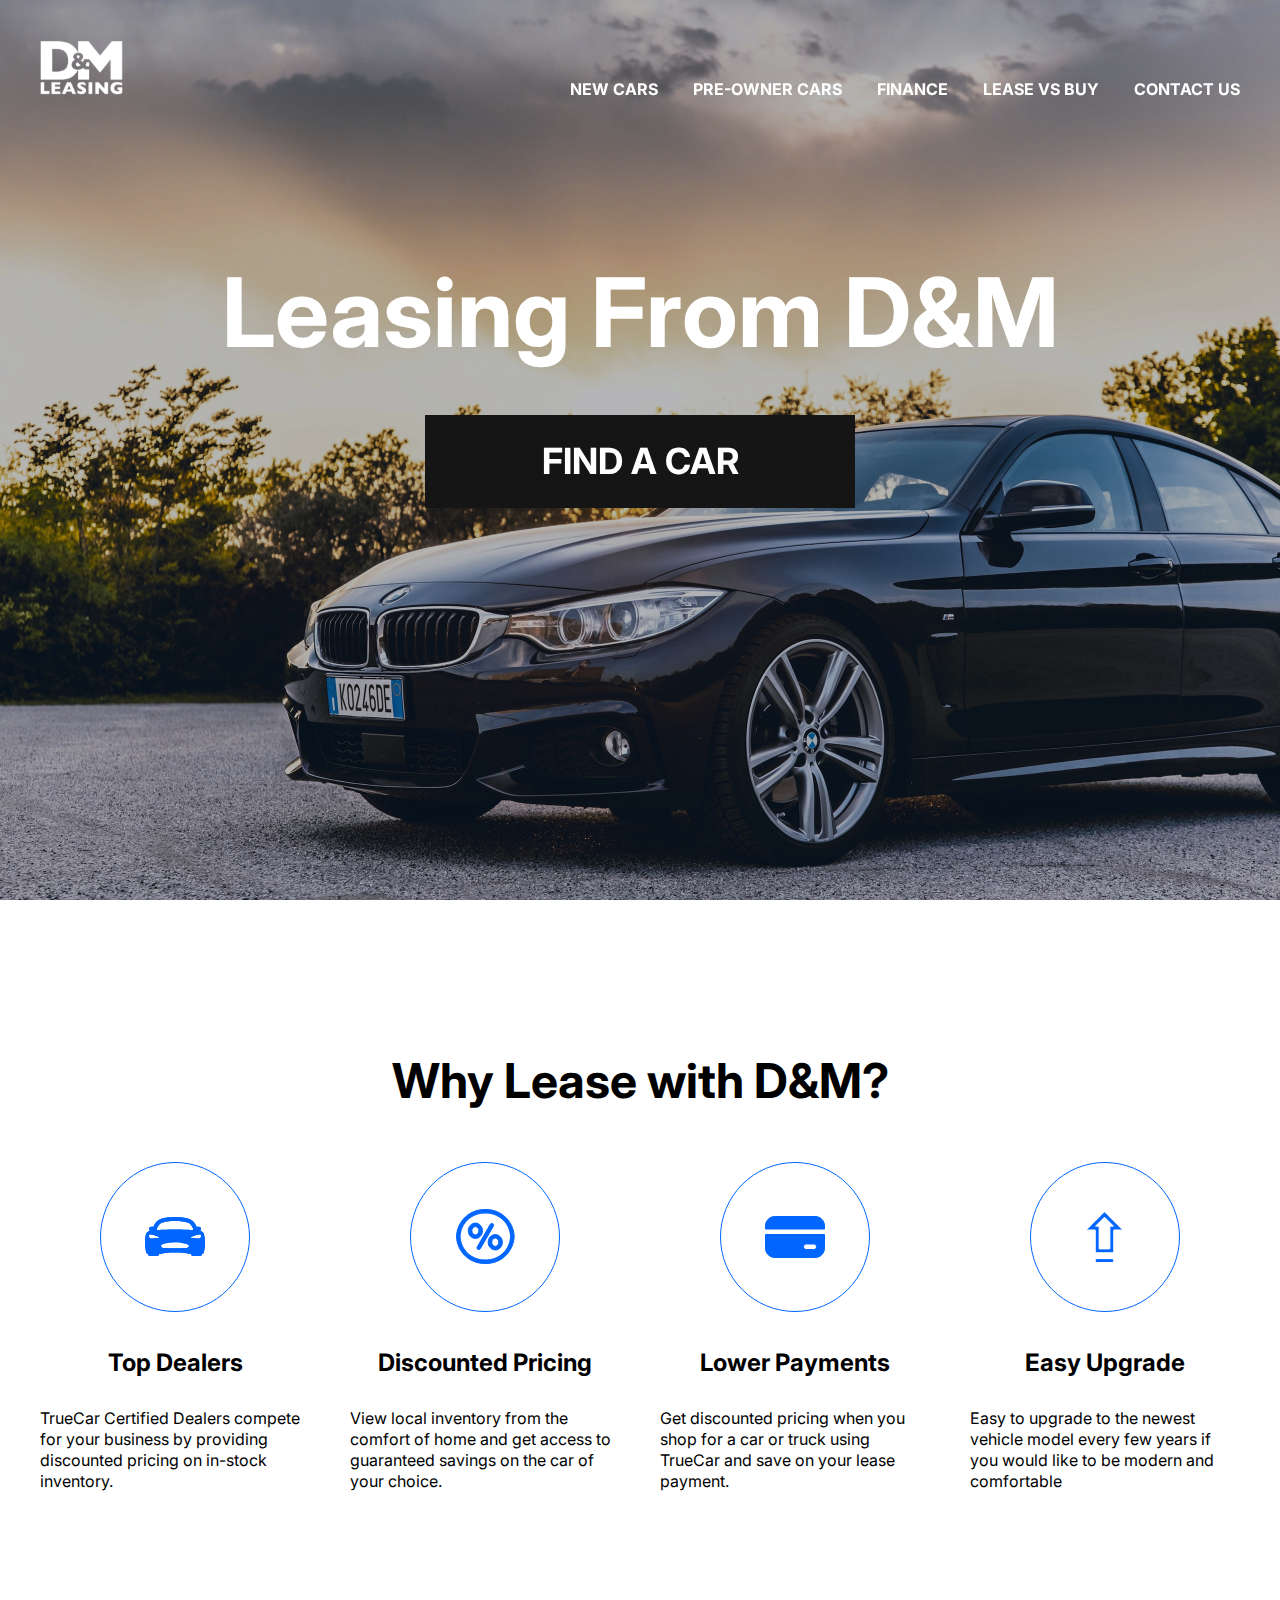
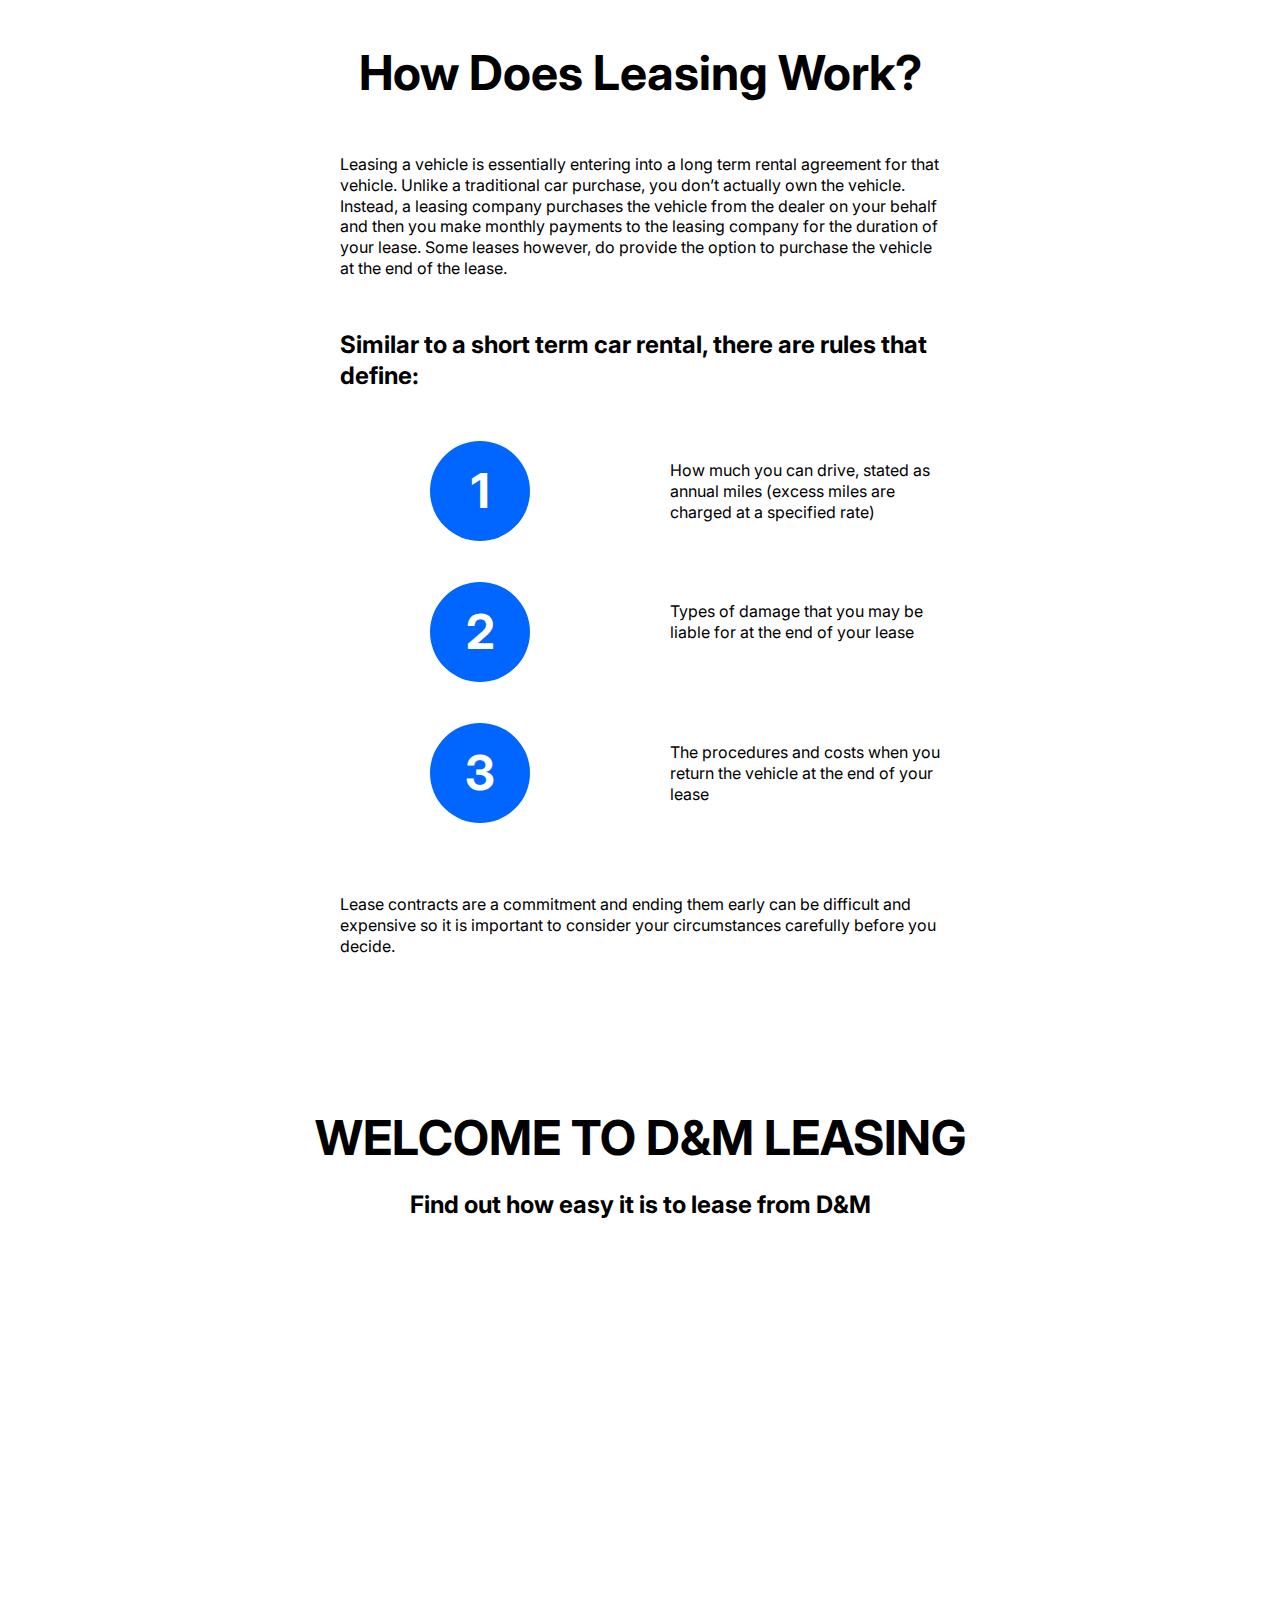
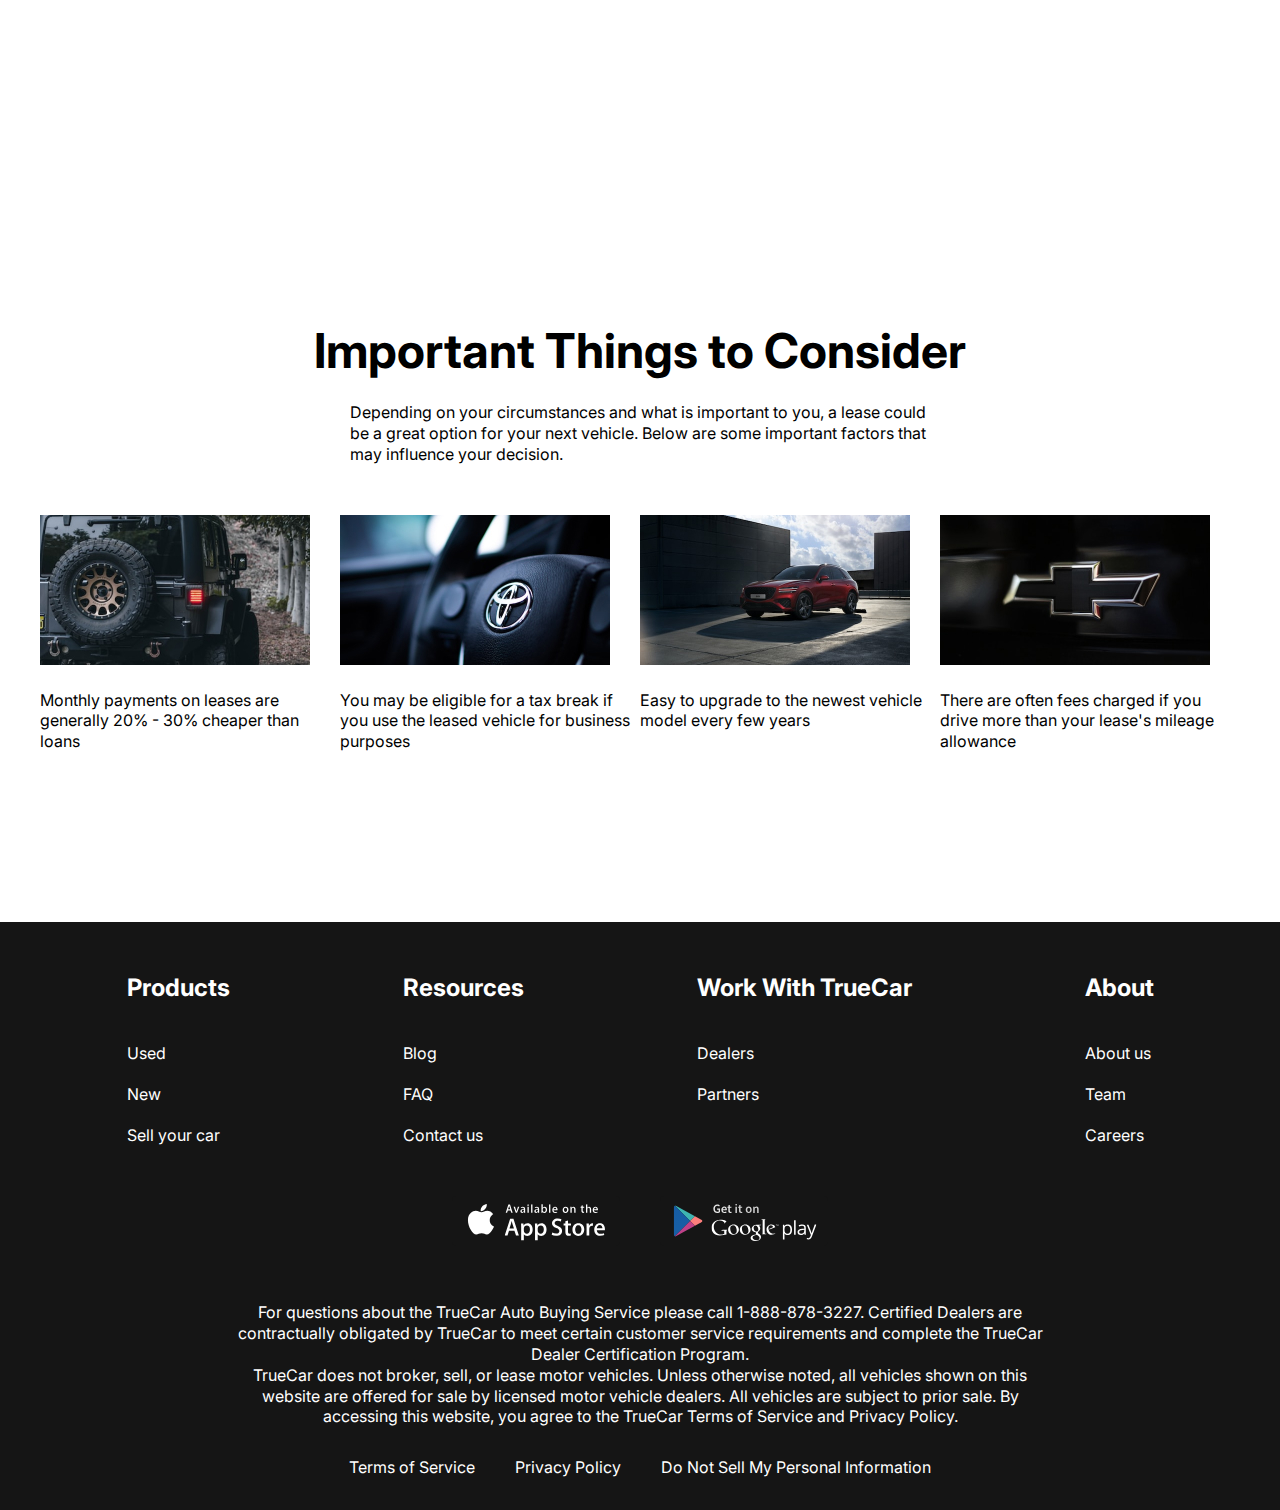
<file: index.html>
<!DOCTYPE html>
<html lang="en">
<head>
    <meta charset="UTF-8">
    <meta name="viewport" content="width=device-width, initial-scale=1.0">
    <title>Document</title>
    <link rel="preconnect" href="https://fonts.googleapis.com">
<link rel="preconnect" href="https://fonts.gstatic.com" crossorigin>
<link href="https://fonts.googleapis.com/css2?family=Inter:wght@100..900&display=swap" rel="stylesheet">
<link rel="stylesheet" href="https://cdn.jsdelivr.net/npm/swiper@11/swiper-bundle.min.css" />   
<link rel="stylesheet" href="css/style.css">
</head>
<body>
    
<div class="wrapper">
    <header class="header header-main">
<div class="container">
    <div class="heder__iner">
        <a href="index.html" class="logo">
            <img src="images/logo.svg" alt="" class="logo">
        </a>
        <nav class="menu">
            <button class="menu__btn">
                <span></span>
                <span></span>
                <span></span>
            </button>
            <ul class="menu__list">
               <li class="menu__list-item"><a href="new-cars.html" class="menu__list-link">NEW CARS</a></li>
               <li class="menu__list-item"><a href="#" class="menu__list-link">PRE-OWNER CARS</a></li>
               <li class="menu__list-item"><a href="#" class="menu__list-link">FINANCE</a></li>
               <li class="menu__list-item"><a href="#" class="menu__list-link">LEASE VS BUY</a></li>
               <li class="menu__list-item"><a href="contacts.html" class="menu__list-link">CONTACT US</a></li>
            </ul>
        </nav>
    </div>
</div>
    </header>
    
     <main class="main">
        <section class="top">
            <div class="container">
                <h1 class="title">
                    Leasing From D&M
                </h1>
                <a href="/new-cars.html" class="top__link">FIND A CAR</a>
            </div>
        </section>
        <div class="slider">
            <div class="swiper">
                <div class="swiper-wrapper">
                    <div class="swiper-slide" style="background-image: url(images/slide-1.jpg);"> </div>
                    <div class="swiper-slide" style="background-image: url(images/slide-1.jpg);"> </div>
                    <div class="swiper-slide" style="background-image: url(images/slide-1.jpg);"> </div>
                    <div class="swiper-slide" style="background-image: url(images/slide-1.jpg);"> </div>
            </div>
            <div class="swiper-pagination"></div>
            </div>
        </div>
        <section class="why-lease">
            <div class="container">
                <h2 class="section-title">
                    Why Lease with D&M?
                </h2>
                <ul class="why-lease__list">
                    <li class="why-lease__item">
                        <img class="why-lease__item-img" src="images/why-lease-1.svg" alt="">
                        <h3 class="why-lease__item-title">
                            Top Dealers
                        </h3>
                        <p class="why-lease__item-text">
                            TrueCar Certified Dealers compete for your business by providing discounted pricing on in-stock inventory.
                        </p>
                    </li>

                    <li class="why-lease__item">
                        <img class="why-lease__item-img" src="images/why-lease-2.svg" alt="">
                        <h3 class="why-lease__item-title">
                            Discounted Pricing
                        </h3>
                        <p class="why-lease__item-text">
                            View local inventory from the comfort of home and get access to guaranteed savings on the car of your choice.
                        </p>
                    </li>

                    <li class="why-lease__item">
                        <img class="why-lease__item-img" src="images/why-lease-3.svg" alt="">
                        <h3 class="why-lease__item-title">
                            Lower Payments                 
                        </h3>
                        <p class="why-lease__item-text">
                            Get discounted pricing when you shop for a car or truck using TrueCar and save on your lease payment.
                        </p>
                    </li>

                    <li class="why-lease__item">
                        <img class="why-lease__item-img" src="images/why-lease-4.svg" alt="">
                        <h3 class="why-lease__item-title">
                            Easy Upgrade
                        </h3>
                        <p class="why-lease__item-text">
                            Easy to upgrade to the newest vehicle model every few years if you would like to be modern and comfortable
                        </p>
                    </li>
                </ul>
            </div>
        </section>
        <section class="how-does">
            <div class="container">
                <div class="how-does__iner">
                    <h2 class="section-title">
                        How Does Leasing Work?
                    </h2>
                    <p class="how-does__text">
                        Leasing a vehicle is essentially entering into a long term rental agreement for that vehicle. Unlike a traditional car purchase, you don’t actually own the vehicle. Instead, a leasing company purchases the vehicle from the dealer on your behalf and then you make monthly payments to the leasing company for the duration of your lease. Some leases however, do provide the option to purchase the vehicle at the end of the lease.
                    </p>
                    <h4 class="how__does-title">
                        Similar to a short term car rental, there are rules that define:
                    </h4>
                    <ol class="how__does-list">
                        <li class="how__does-item">
                            How much you can drive, stated as annual miles (excess miles are charged at a specified rate)
                        </li>
                        <li class="how__does-item">
                            Types of damage that you may be liable for at the end of your lease
                        </li>
                        <li class="how__does-item">
                            The procedures and costs when you return the vehicle at the end of your lease
                        </li>
                    </ol>
                    <p class="how-does__text">
                        Lease contracts are a commitment and ending them early can be difficult and expensive so it is important to consider your circumstances carefully before you decide.
                    </p>
                </div>
            </div>
        </section>
        <section class="video">
            <div class="conteiner">
                <h2 class="section-title video__title">
                    WELCOME TO D&M LEASING
                </h2>
                <p class="video__text">
                    Find out how easy it is to lease from D&M
                </p>
                <iframe class="video__content" width="1000" height="500" src="https://www.youtube.com/embed/6pbreU5ChmA?si=hPfu10Wbnrp7K__b&amp;controls=0" title="YouTube video player" frameborder="0" allow="accelerometer; autoplay; clipboard-write; encrypted-media; gyroscope; picture-in-picture; web-share" referrerpolicy="strict-origin-when-cross-origin" allowfullscreen></iframe>
            </div>
        </section>
        <section class="important">
            <div class="container">
                <h2 class="section-title important__title">
                    Important Things to Consider
                </h2>
                <p class="important__text">
                    Depending on your circumstances and what is important to you, a lease could be a great option for your next vehicle. Below are some important factors that may influence your decision.
                </p>
                <ul class="important__list">
                    <li class="important__item">
                        <img class="important__item-img" src="images/imp-1.jpg" alt="">
                        <p class="important__item-text">
                            Monthly payments on leases are generally 20% - 30% cheaper than loans
                        </p>
                    </li>
                    <li class="important__item">
                        <img class="important__item-img" src="images/imp-2.jpg" alt="">
                        <p class="important__item-text">
                            You may be eligible for a tax break if you use the leased vehicle for business purposes                       
                         </p>
                    </li>
                    <li class="important__item">
                        <img class="important__item-img" src="images/imp-3.jpg" alt="">
                        <p class="important__item-text">
                            Easy to upgrade to the newest vehicle model every few years
                         </p>
                    </li>
                    <li class="important__item">
                        <img class="important__item-img" src="images/imp-4.jpg" alt="">
                        <p class="important__item-text">
                            There are often fees charged if you drive more than your lease's mileage allowance                        
                        </p>
                    </li>
                </ul>
            </div>
        </section>
     </main>
    <footer class="footer">
<div class="container">
    <nav class="footer__menu">
        <ul class="footer__menu-list">
            <li class="footer__menu-item"><p class="footer__menu-title">Products</p></li>
           
            <li class="footer__menu-item"><a href="#" class="footer__menu-link">Used</a></li>
            <li class="footer__menu-item"><a href="#" class="footer__menu-link">New</a></li>
            <li class="footer__menu-item"><a href="#" class="footer__menu-link">Sell your car</a></li>
        </ul>
        <ul class="footer__menu-list">
            <li class="footer__menu-item"><p class="footer__menu-title">Resources</p></li>

            <li class="footer__menu-item"><a href="#" class="footer__menu-link">Blog</a></li>
            <li class="footer__menu-item"><a href="#" class="footer__menu-link">FAQ</a></li>
            <li class="footer__menu-item"><a href="#" class="footer__menu-link">Contact us</a></li>
        </ul>
        <ul class="footer__menu-list">
            <li class="footer__menu-item"><p class="footer__menu-title">Work With TrueCar</p></li>

            <li class="footer__menu-item"><a href="#" class="footer__menu-link">Dealers</a></li>
            <li class="footer__menu-item"><a href="#" class="footer__menu-link">Partners</a></li>
        </ul>
        <ul class="footer__menu-list">
            <li class="footer__menu-item"><p class="footer__menu-title">About</p></li>

            <li class="footer__menu-item"><a href="#" class="footer__menu-link">About us</a></li>
            <li class="footer__menu-item"><a href="#" class="footer__menu-link">Team</a></li>
            <li class="footer__menu-item"><a href="#" class="footer__menu-link">Careers</a></li>
        </ul>
    </nav>
        <ul class="app">
        <li class="app_item">
        <a class="app_item-link" href="#">
        <img class="app_item-img" src="images/appstore.svg" alt="">
    </a>
    </li>

    <li class="app_item">
        <a class="app_item-link" href="#">
        <img class="app_item-img" src="images/googleplay.svg" alt="">
    </a>
    </li>
    </ul>
        <div class="footer__copy">
            <p class="footer__copy-text">
                For questions about the TrueCar Auto Buying Service please call 1-888-878-3227.
Certified Dealers are contractually obligated by TrueCar to meet certain customer service requirements and complete the TrueCar Dealer Certification Program.

            </p>
            <p class="footer__copy-text">
TrueCar does not broker, sell, or lease motor vehicles. Unless otherwise noted, all vehicles shown on this website are offered for sale by licensed motor vehicle dealers. All vehicles are subject to prior sale. By accessing this website, you agree to the TrueCar Terms of Service and Privacy Policy.
            </p>
        </div>
        <nav class="copy__nav">
            <ul class="copy__nav-list">
                <li class="copy__nav-item"><a href="#" class="copy__nav-link">Terms of Service</a></li>
                <li class="copy__nav-item"><a href="#" class="copy__nav-link">Privacy Policy</a></li>
                <li class="copy__nav-item"><a href="#" class="copy__nav-link"></a>Do Not Sell My Personal Information</li>
            </ul>
        </nav>
</div>

    </footer>
</div>

<script src="https://cdn.jsdelivr.net/npm/swiper@11/swiper-bundle.min.js"></script>
<script src="js/main.js"></script>

</body>
</html>
</file>
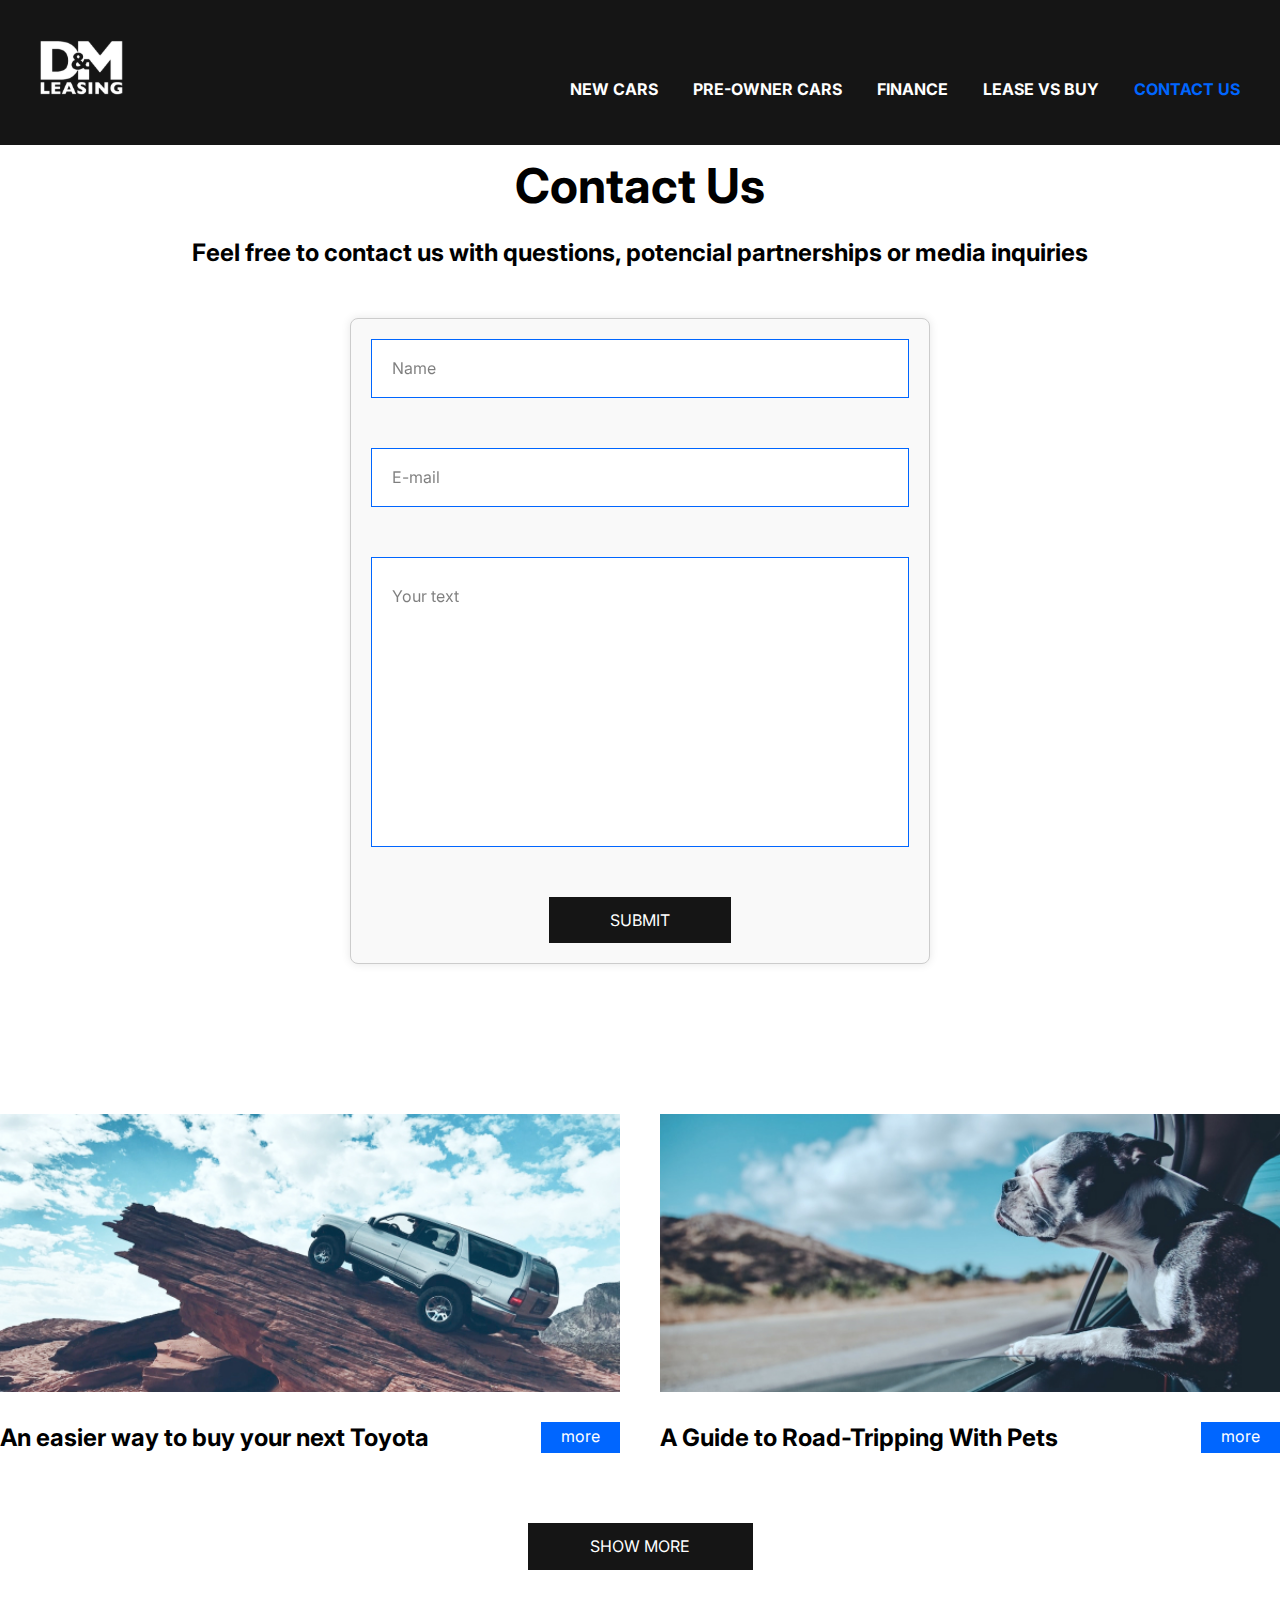
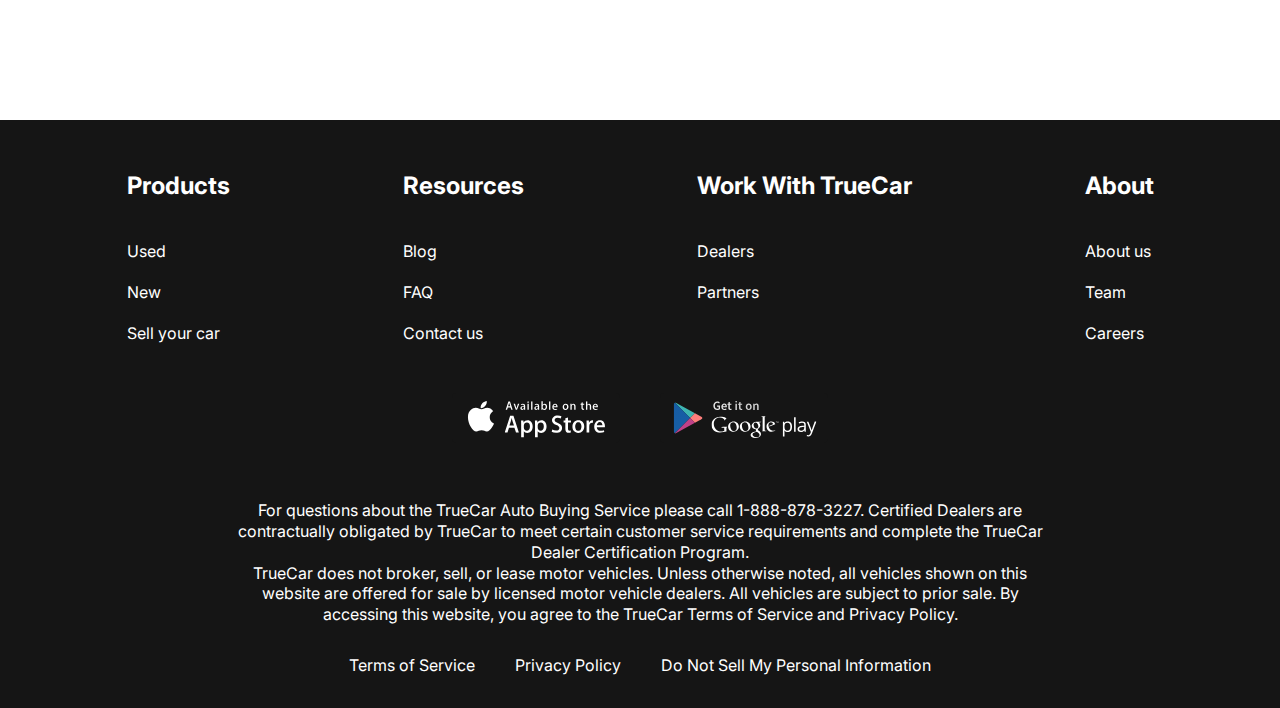
<file: contacts.html>
<!DOCTYPE html>
<html lang="en">
<head>
    <meta charset="UTF-8">
    <meta name="viewport" content="width=device-width, initial-scale=1.0">
    <title>Document</title>
    <link rel="preconnect" href="https://fonts.googleapis.com">
<link rel="preconnect" href="https://fonts.gstatic.com" crossorigin>
<link href="https://fonts.googleapis.com/css2?family=Inter:wght@100..900&display=swap" rel="stylesheet">
    <link rel="stylesheet" href="css/style.css">
</head>
<body>
    
<div class="wrapper">
    <header class="header">
<div class="container">
    <div class="heder__iner">
        <a href="index.html" class="logo">
            <img src="images/logo.svg" alt="" class="logo">
        </a>
        <nav class="menu">
            <button class="menu__btn">
                <span></span>
                <span></span>
                <span></span>
            </button>
        <nav class="menu">
            <ul class="menu__list">
               <li class="menu__list-item"><a href="new-cars.html" class="menu__list-link">NEW CARS</a></li>
               <li class="menu__list-item"><a href="#" class="menu__list-link">PRE-OWNER CARS</a></li>
               <li class="menu__list-item"><a href="#" class="menu__list-link">FINANCE</a></li>
               <li class="menu__list-item"><a href="#" class="menu__list-link">LEASE VS BUY</a></li>
               <li class="menu__list-item"><a href="contacts.html" class="menu__list-link menu__list-link--active">CONTACT US</a></li>
            </ul>
        </nav>
    </div>
</div>
    </header>
    <main class="main">
        <section class="contacts">
            <div class="container">
                <h2 class="section-title contacts__title">
                    Contact Us
                </h2>
                <p class="contacts__text">
                    Feel free to contact us with questions, potencial partnerships or media inquiries
                </p>
                <form action="#" class="form">
                    <input type="text" placeholder="Name" class="form__input">
                    <input type="email" placeholder="E-mail" class="form__input">
                    <textarea class="form__textarea" placeholder="Your text"></textarea>
                    <button class="form__btm" type="submit">SUBMIT</button>
                </form>
            </div>
        </section>
        <section class="Blog">
            <div class="conteiner">
                <div class="blog__items">
                    <div class="blog__item">
                        <img src="images/blog-1.jpg" alt="" class="blog__item-img">
                        <h4 class="blog__item-title">
                            An easier way to buy your next Toyota </h4>
                        <a href="#" class="blog__item-link">more</a>
                    </div>
                    <div class="blog__item">
                        <img src="images/blog-2.jpg" alt="" class="blog__item-img">
                        <h4 class="blog__item-title">
                            A Guide to Road-Tripping With Pets</h4>
                        <a href="#" class="blog__item-link">more</a>
                </div>
               </div>
               <a href="#" class="showmore-link">SHOW MORE</a>
            </div>
        </section>
    </main>
    <footer class="footer">
<div class="container">
    <nav class="footer__menu">
        <ul class="footer__menu-list">
            <li class="footer__menu-item"><p class="footer__menu-title">Products</p></li>
           
            <li class="footer__menu-item"><a href="#" class="footer__menu-link">Used</a></li>
            <li class="footer__menu-item"><a href="#" class="footer__menu-link">New</a></li>
            <li class="footer__menu-item"><a href="#" class="footer__menu-link">Sell your car</a></li>
        </ul>
        <ul class="footer__menu-list">
            <li class="footer__menu-item"><p class="footer__menu-title">Resources</p></li>

            <li class="footer__menu-item"><a href="#" class="footer__menu-link">Blog</a></li>
            <li class="footer__menu-item"><a href="#" class="footer__menu-link">FAQ</a></li>
            <li class="footer__menu-item"><a href="#" class="footer__menu-link">Contact us</a></li>
        </ul>
        <ul class="footer__menu-list">
            <li class="footer__menu-item"><p class="footer__menu-title">Work With TrueCar</p></li>

            <li class="footer__menu-item"><a href="#" class="footer__menu-link">Dealers</a></li>
            <li class="footer__menu-item"><a href="#" class="footer__menu-link">Partners</a></li>
        </ul>
        <ul class="footer__menu-list">
            <li class="footer__menu-item"><p class="footer__menu-title">About</p></li>

            <li class="footer__menu-item"><a href="#" class="footer__menu-link">About us</a></li>
            <li class="footer__menu-item"><a href="#" class="footer__menu-link">Team</a></li>
            <li class="footer__menu-item"><a href="#" class="footer__menu-link">Careers</a></li>
        </ul>
    </nav>
        <ul class="app">
        <li class="app_item">
        <a class="app_item-link" href="#">
        <img class="app_item-img" src="images/appstore.svg" alt="">
    </a>
    </li>

    <li class="app_item">
        <a class="app_item-link" href="#">
        <img class="app_item-img" src="images/googleplay.svg" alt="">
    </a>
    </li>
    </ul>
        <div class="footer__copy">
            <p class="footer__copy-text">
                For questions about the TrueCar Auto Buying Service please call 1-888-878-3227.
Certified Dealers are contractually obligated by TrueCar to meet certain customer service requirements and complete the TrueCar Dealer Certification Program.

            </p>
            <p class="footer__copy-text">
TrueCar does not broker, sell, or lease motor vehicles. Unless otherwise noted, all vehicles shown on this website are offered for sale by licensed motor vehicle dealers. All vehicles are subject to prior sale. By accessing this website, you agree to the TrueCar Terms of Service and Privacy Policy.
            </p>
        </div>
        <nav class="copy__nav">
            <ul class="copy__nav-list">
                <li class="copy__nav-item"><a href="#" class="copy__nav-link">Terms of Service</a></li>
                <li class="copy__nav-item"><a href="#" class="copy__nav-link">Privacy Policy</a></li>
                <li class="copy__nav-item"><a href="#" class="copy__nav-link"></a>Do Not Sell My Personal Information</li>
            </ul>
        </nav>
</div>

    </footer>
</div>
<script src="js/main.js"></script>
</body>
</html>
</file>
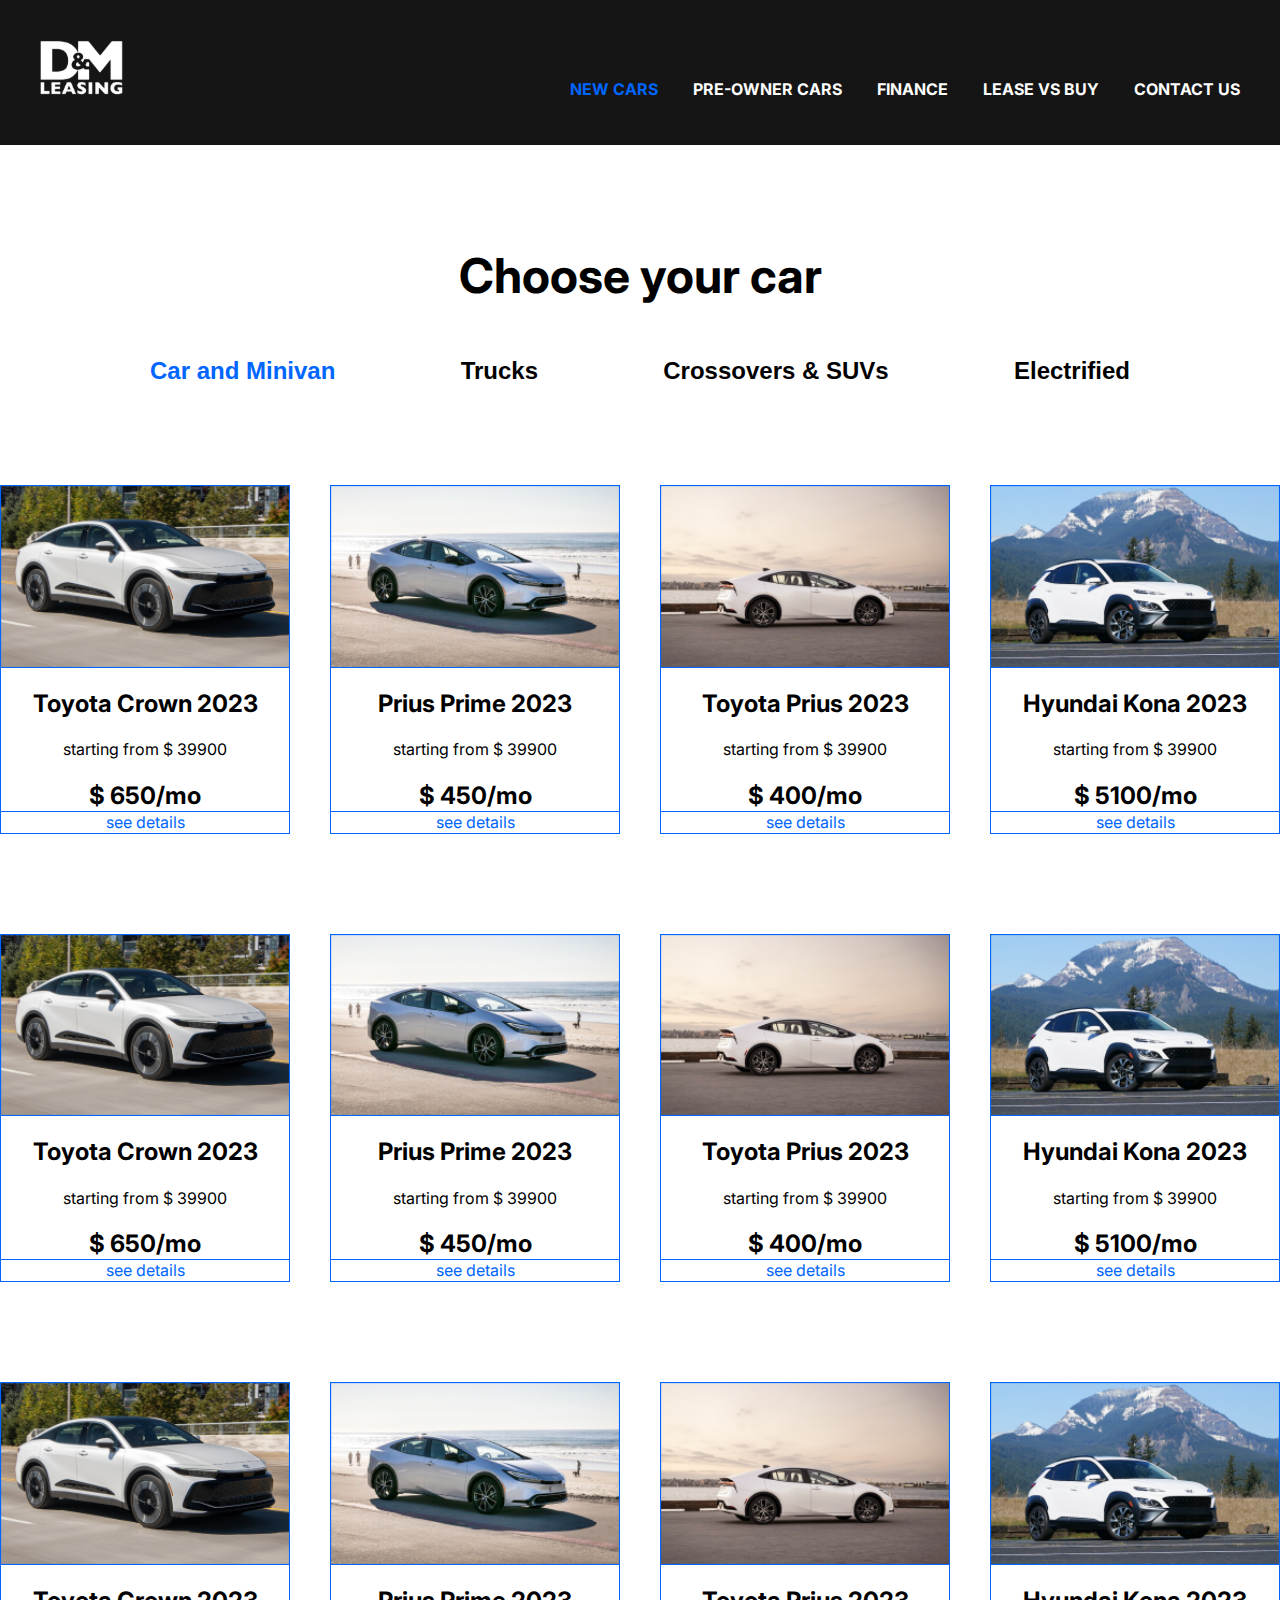
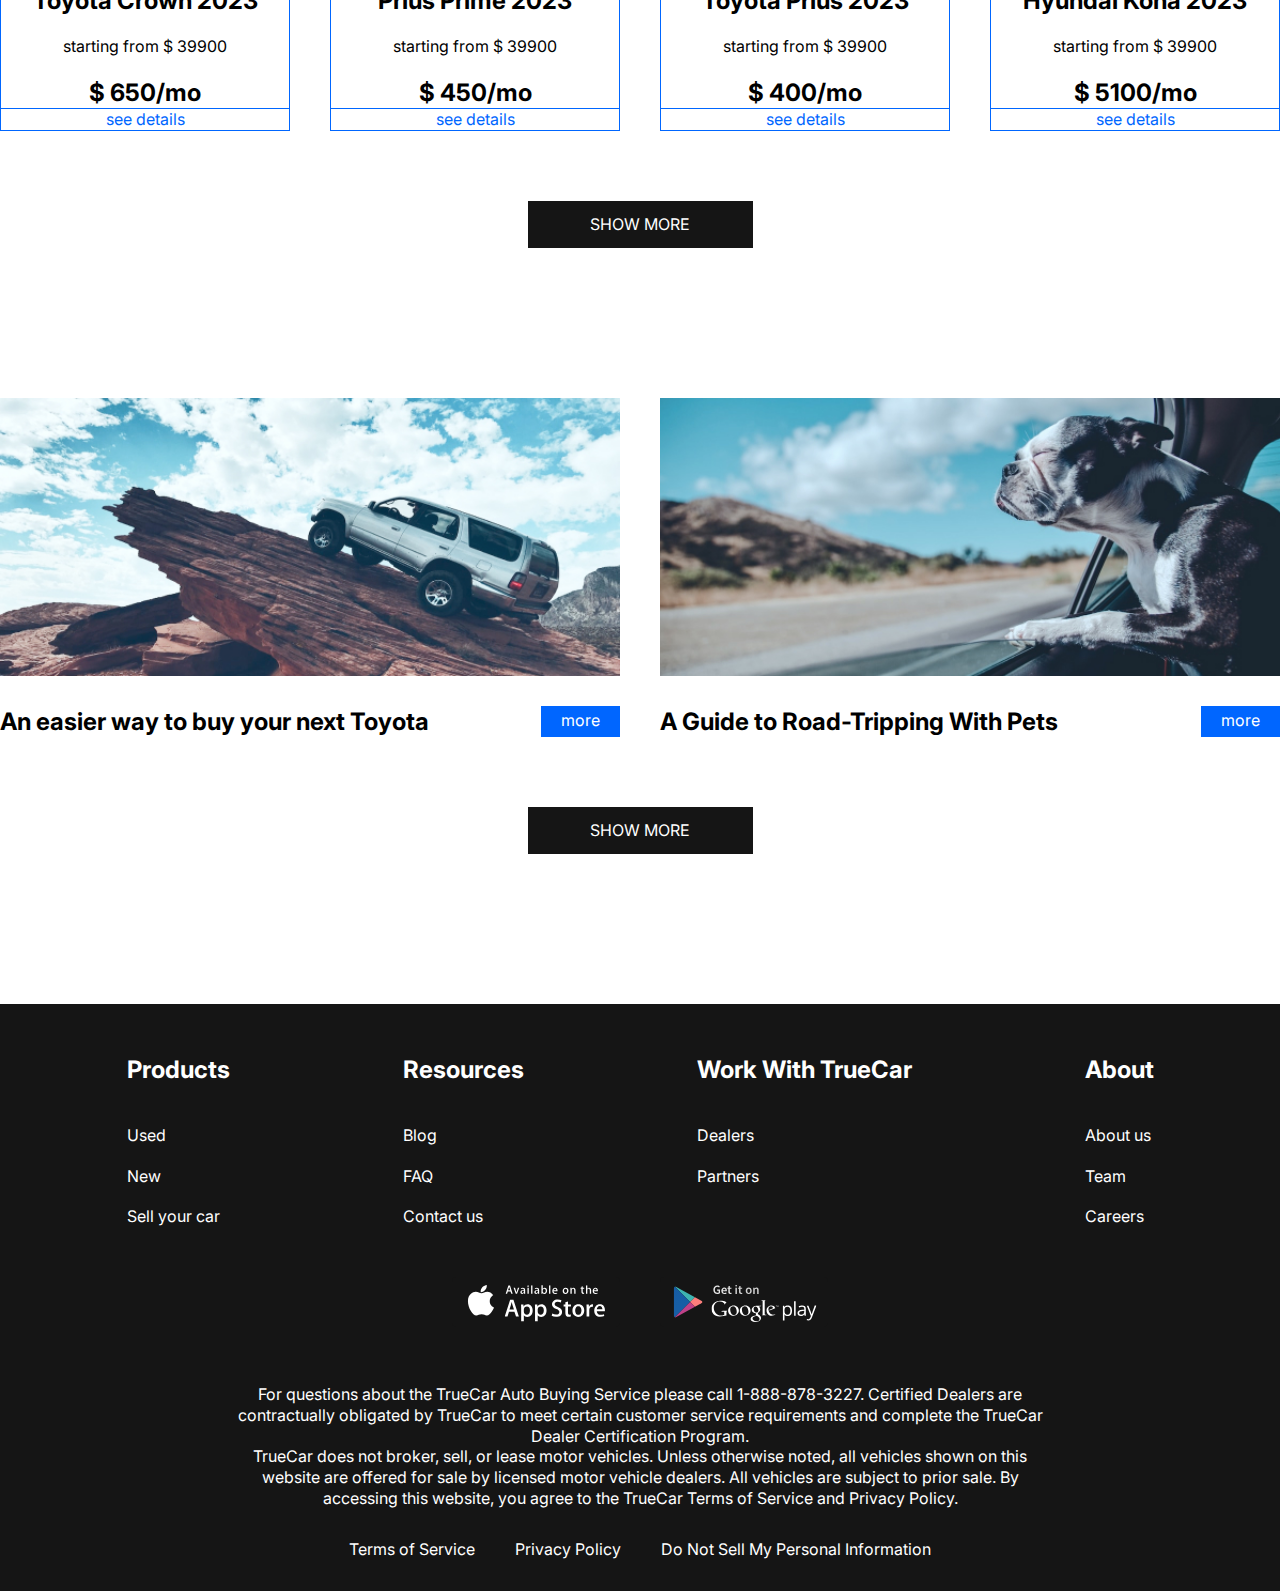
<file: new-cars.html>
<!DOCTYPE html>
<html lang="en">
<head>
    <meta charset="UTF-8">
    <meta name="viewport" content="width=device-width, initial-scale=1.0">
    <title>Document</title>
    <link rel="preconnect" href="https://fonts.googleapis.com">
<link rel="preconnect" href="https://fonts.gstatic.com" crossorigin>
<link href="https://fonts.googleapis.com/css2?family=Inter:wght@100..900&display=swap" rel="stylesheet">
    <link rel="stylesheet" href="css/style.css">
</head>
<body>
    
<div class="wrapper">
    <header class="header">
<div class="container">
    <div class="heder__iner">
        <a href="index.html" class="logo">
            <img src="images/logo.svg" alt="" class="logo">
        </a>
        <nav class="menu">
            <button class="menu__btn">
                <span></span>
                <span></span>
                <span></span>
            </button>
        <nav class="menu">
            <ul class="menu__list">
               <li class="menu__list-item"><a href="new-cars.html" class="menu__list-link menu__list-link--active">NEW CARS</a></li>
               <li class="menu__list-item"><a href="#" class="menu__list-link">PRE-OWNER CARS</a></li>
               <li class="menu__list-item"><a href="#" class="menu__list-link">FINANCE</a></li>
               <li class="menu__list-item"><a href="#" class="menu__list-link">LEASE VS BUY</a></li>
               <li class="menu__list-item"><a href="contacts.html" class="menu__list-link">CONTACT US</a></li>
            </ul>
        </nav>
    </div>
</div>



    </header>
    
    
    
    <main class="main">
        <section class="choose">
            <div class="conteiner">
                <h2 class="section-title">
                    Choose your car
                </h2>
                <div class="tabs">
                    <div class="tabs__btn">
                        <button class="tabs__btn-item tabs__btn-item--active" data-button="car">Car and Minivan</button>
                        <button class="tabs__btn-item" data-button="truck">Trucks</button>
                        <button class="tabs__btn-item" data-button="Crossovers">Crossovers & SUVs</button>
                        <button class="tabs__btn-item" data-button="Electrified">Electrified</button>
                    </div>
                    <div class="tabs__content">
                        <div class="tabs__content-item tabs__content-item--active" id="car">
                            <div class="card">
                                <img class="card__img" src="images/card-1.jpg" alt="">
                                   <div class="car__content">
                                <h4 class="card__title">Toyota Crown 2023</h4>
                                <p class="card__text">starting from $ 39900</p>
                                <p class="card__price">$ 650/mo</p>
                                   </div>
                                <a href="booking.html?model=Toyota%20Crown%202023&price=39900&image=card-1.jpg" class="card__link">see details</a>
                            </div>

                            <div class="card">
                                <img class="card__img" src="images/card-2.jpg" alt="">
                                   <div class="car__content">
                                <h4 class="card__title">Prius Prime 2023</h4>
                                <p class="card__text">starting from $ 39900</p>
                                <p class="card__price">$ 450/mo</p>
                                   </div>
                                <a href="booking.html?model=Prius%20Prime%202023&price=39900&image=card-2.jpg" class="card__link">see details</a>
                            </div>

                            <div class="card">
                                <img class="card__img" src="images/card-3.jpg" alt="">
                                  <div class="car__content">
                                <h4 class="card__title">Toyota Prius 2023</h4>
                                <p class="card__text">starting from $ 39900</p>
                                <p class="card__price">$ 400/mo</p>
                                  </div>
                                <a href="booking.html?model=Toyota%20Prius%202023&price=39900&image=card-3.jpg" class="card__link">see details</a>
                            </div>

                            <div class="card">
                                <img class="card__img" src="images/card-4.jpg" alt="">
                                  <div class="car__content">
                                <h4 class="card__title">Hyundai Kona 2023</h4>
                                <p class="card__text">starting from $ 39900</p>
                                <p class="card__price">$ 5100/mo</p>
                                  </div>
                                <a href="booking.html?model=Hyundai%20Kona%202023&price=39900&image=card-4.jpg" class="card__link">see details</a>
                            </div>

                            
                            <div class="card">
                                <img class="card__img" src="images/card-1.jpg" alt="">
                                   <div class="car__content">
                                <h4 class="card__title">Toyota Crown 2023</h4>
                                <p class="card__text">starting from $ 39900</p>
                                <p class="card__price">$ 650/mo</p>
                                   </div>
                                <a href="booking.html?model=Toyota%20Crown%202023&price=39900&image=card-1.jpg" class="card__link">see details</a>
                            </div>

                            <div class="card">
                                <img class="card__img" src="images/card-2.jpg" alt="">
                                   <div class="car__content">
                                <h4 class="card__title">Prius Prime 2023</h4>
                                <p class="card__text">starting from $ 39900</p>
                                <p class="card__price">$ 450/mo</p>
                                   </div>
                                <a href="booking.html?model=Prius%20Prime%202023&price=39900&image=card-2.jpg" class="card__link">see details</a>
                            </div>

                            <div class="card">
                                <img class="card__img" src="images/card-3.jpg" alt="">
                                  <div class="car__content">
                                <h4 class="card__title">Toyota Prius 2023</h4>
                                <p class="card__text">starting from $ 39900</p>
                                <p class="card__price">$ 400/mo</p>
                                  </div>
                                <a href="booking.html?model=Toyota%20Prius%202023&price=39900&image=card-3.jpg" class="card__link">see details</a>
                            </div>

                            <div class="card">
                                <img class="card__img" src="images/card-4.jpg" alt="">
                                  <div class="car__content">
                                <h4 class="card__title">Hyundai Kona 2023</h4>
                                <p class="card__text">starting from $ 39900</p>
                                <p class="card__price">$ 5100/mo</p>
                                  </div>
                                <a href="booking.html?model=Hyundai%20Kona%202023&price=39900&image=card-4.jpg" class="card__link">see details</a>
                            </div>

                            <div class="card">
                                <img class="card__img" src="images/card-1.jpg" alt="">
                                   <div class="car__content">
                                <h4 class="card__title">Toyota Crown 2023</h4>
                                <p class="card__text">starting from $ 39900</p>
                                <p class="card__price">$ 650/mo</p>
                                   </div>
                                <a href="booking.html?model=Toyota%20Crown%202023&price=39900&image=card-1.jpg" class="card__link">see details</a>
                            </div>

                            <div class="card">
                                <img class="card__img" src="images/card-2.jpg" alt="">
                                   <div class="car__content">
                                <h4 class="card__title">Prius Prime 2023</h4>
                                <p class="card__text">starting from $ 39900</p>
                                <p class="card__price">$ 450/mo</p>
                                   </div>
                                <a href="booking.html?model=Prius%20Prime%202023&price=39900&image=card-2.jpg" class="card__link">see details</a>
                            </div>

                            <div class="card">
                                <img class="card__img" src="images/card-3.jpg" alt="">
                                  <div class="car__content">
                                <h4 class="card__title">Toyota Prius 2023</h4>
                                <p class="card__text">starting from $ 39900</p>
                                <p class="card__price">$ 400/mo</p>
                                  </div>
                                <a href="booking.html?model=Toyota%20Prius%202023&price=39900&image=card-3.jpg" class="card__link">see details</a>
                            </div>

                            <div class="card">
                                <img class="card__img" src="images/card-4.jpg" alt="">
                                  <div class="car__content">
                                <h4 class="card__title">Hyundai Kona 2023</h4>
                                <p class="card__text">starting from $ 39900</p>
                                <p class="card__price">$ 5100/mo</p>
                                  </div>
                                <a href="booking.html?model=Hyundai%20Kona%202023&price=39900&image=card-4.jpg" class="card__link">see details</a>
                            </div>

                        </div>
                        <div class="tabs__content-item" id="truck">
                            <div class="card">
                                <img class="card__img" src="/images/truck_1.jpg" alt="">
                                   <div class="car__content">
                                <h4 class="card__title">Toyota Crown 2023</h4>
                                <p class="card__text">starting from $ 39900</p>
                                <p class="card__price">$ 650/mo</p>
                                   </div>
                                <a href="booking.html?model=Toyota%20Crown%202023&price=39900&image=truck_1.jpg" class="card__link">see details</a>
                            </div>

                            <div class="card">
                                <img class="card__img" src="images/truck_1.jpg" alt="">
                                   <div class="car__content">
                                <h4 class="card__title">Prius Prime 2023</h4>
                                <p class="card__text">starting from $ 39900</p>
                                <p class="card__price">$ 450/mo</p>
                                   </div>
                                <a href="booking.html?model=Prius%20Prime%202023&price=39900&image=truck_1.jpg" class="card__link">see details</a>
                            </div>

                            <div class="card">
                                <img class="card__img" src="images/truck_1.jpg" alt="">
                                  <div class="car__content">
                                <h4 class="card__title">Toyota Prius 2023</h4>
                                <p class="card__text">starting from $ 39900</p>
                                <p class="card__price">$ 400/mo</p>
                                  </div>
                                <a href="booking.html?model=Toyota%20Prius%202023&price=39900&image=truck_1.jpg" class="card__link">see details</a>
                            </div>

                            <div class="card">
                                <img class="card__img" src="images/truck_1.jpg" alt="">
                                  <div class="car__content">
                                <h4 class="card__title">Toyota Prius 2023</h4>
                                <p class="card__text">starting from $ 39900</p>
                                <p class="card__price">$ 400/mo</p>
                                  </div>
                                <a href="booking.html?model=Toyota%20Prius%202023&price=39900&image=truck_1.jpg" class="card__link">see details</a>
                            </div>

                        </div>
                        <div class="tabs__content-item" id="Crossovers">
                            <div class="card">
                                <img class="card__img" src="images/suvs___1.jpg" alt="">
                                   <div class="car__content">
                                <h4 class="card__title">Toyota Crown 2023</h4>
                                <p class="card__text">starting from $ 39900</p>
                                <p class="card__price">$ 650/mo</p>
                                   </div>
                                <a href="booking.html?model=Toyota%20Crown%202023&price=39900&image=suvs___1.jpg" class="card__link">see details</a>
                            </div>

                            <div class="card">
                                <img class="card__img" src="images/suvs___1.jpg" alt="">
                                   <div class="car__content">
                                <h4 class="card__title">Prius Prime 2023</h4>
                                <p class="card__text">starting from $ 39900</p>
                                <p class="card__price">$ 450/mo</p>
                                   </div>
                                <a href="booking.html?model=Prius%20Prime%202023&price=39900&image=suvs___1.jpg" class="card__link">see details</a>
                            </div>

                            <div class="card">
                                <img class="card__img" src="images/suvs___1.jpg" alt="">
                                  <div class="car__content">
                                <h4 class="card__title">Toyota Prius 2023</h4>
                                <p class="card__text">starting from $ 39900</p>
                                <p class="card__price">$ 400/mo</p>
                                  </div>
                                <a href="booking.html?model=Toyota%20Prius%202023&price=39900&image=suvs___1.jpg" class="card__link">see details</a>
                            </div>

                            <div class="card">
                                <img class="card__img" src="images/suvs___1.jpg" alt="">
                                  <div class="car__content">
                                <h4 class="card__title">Hyundai Kona 2023</h4>
                                <p class="card__text">starting from $ 39900</p>
                                <p class="card__price">$ 5100/mo</p>
                                  </div>
                                <a href="booking.html?model=Hyundai%20Kona%202023&price=39900&image=suvs___1.jpg" class="card__link">see details</a>
                            </div>
                            <div class="card">
                                <img class="card__img" src="images/suvs___1.jpg" alt="">
                                   <div class="car__content">
                                <h4 class="card__title">Toyota Crown 2023</h4>
                                <p class="card__text">starting from $ 39900</p>
                                <p class="card__price">$ 650/mo</p>
                                   </div>
                                <a href="booking.html?model=Toyota%20Crown%202023&price=39900&image=suvs___1.jpg" class="card__link">see details</a>
                            </div>

                            <div class="card">
                                <img class="card__img" src="images/suvs___1.jpg" alt="">
                                   <div class="car__content">
                                <h4 class="card__title">Prius Prime 2023</h4>
                                <p class="card__text">starting from $ 39900</p>
                                <p class="card__price">$ 450/mo</p>
                                   </div>
                                <a href="booking.html?model=Prius%20Prime%202023&price=39900&image=suvs___1.jpg" class="card__link">see details</a>
                            </div>

                            <div class="card">
                                <img class="card__img" src="images/suvs___1.jpg" alt="">
                                  <div class="car__content">
                                <h4 class="card__title">Toyota Prius 2023</h4>
                                <p class="card__text">starting from $ 39900</p>
                                <p class="card__price">$ 400/mo</p>
                                  </div>
                                <a href="booking.html?model=Toyota%20Prius%202023&price=39900&image=suvs___1.jpg" class="card__link">see details</a>
                            </div>

                            <div class="card">
                                <img class="card__img" src="images/suvs___1.jpg" alt="">
                                  <div class="car__content">
                                <h4 class="card__title">Hyundai Kona 2023</h4>
                                <p class="card__text">starting from $ 39900</p>
                                <p class="card__price">$ 5100/mo</p>
                                  </div>
                                <a href="booking.html?model=Hyundai%20Kona%202023&price=39900&image=suvs___1.jpg" class="card__link">see details</a>
                            </div>

                        

                        </div>
                        <div class="tabs__content-item" id="Electrified">
                            <div class="card">
                                <img class="card__img" src="images/Electrified___1.jpg" alt="">
                                   <div class="car__content">
                                <h4 class="card__title">Toyota Crown 2023</h4>
                                <p class="card__text">starting from $ 39900</p>
                                <p class="card__price">$ 650/mo</p>
                                   </div>
                                <a href="booking.html?model=Toyota%20Crown%202023&price=39900&image=Electrified___1.jpg" class="card__link">see details</a>
                            </div>

                            <div class="card">
                                <img class="card__img" src="/images/Electrified___1.jpg" alt="">
                                   <div class="car__content">
                                <h4 class="card__title">Prius Prime 2023</h4>
                                <p class="card__text">starting from $ 39900</p>
                                <p class="card__price">$ 450/mo</p>
                                   </div>
                                <a href="booking.html?model=Prius%20Prime%202023&price=39900&image=Electrified___1.jpg" class="card__link">see details</a>
                            </div>

                            <div class="card">
                                <img class="card__img" src="images/Electrified___1.jpg" alt="">
                                  <div class="car__content">
                                <h4 class="card__title">Toyota Prius 2023</h4>
                                <p class="card__text">starting from $ 39900</p>
                                <p class="card__price">$ 400/mo</p>
                                  </div>
                                <a href="booking.html?model=Toyota%20Prius%202023&price=39900&image=Electrified___1.jpg" class="card__link">see details</a>
                            </div>

                            <div class="card">
                                <img class="card__img" src="images/Electrified___1.jpg" alt="">
                                  <div class="car__content">
                                <h4 class="card__title">Hyundai Kona 2023</h4>
                                <p class="card__text">starting from $ 39900</p>
                                <p class="card__price">$ 5100/mo</p>
                                  </div>
                                <a href="booking.html?model=Hyundai%20Kona%202023&price=39900&image=Electrified___1.jpg" class="card__link">see details</a>
                            </div>

                        </div>
                    </div>

                </div>
                
                <a href="#" class="showmore-link">SHOW MORE</a>

            </div>


        </section>
        <section class="Blog">
            <div class="conteiner">
                <div class="blog__items">
                    <div class="blog__item">
                        <img src="images/blog-1.jpg" alt="" class="blog__item-img">
                        <h4 class="blog__item-title">
                            An easier way to buy your next Toyota </h4>
                        <a href="#" class="blog__item-link">more</a>
                    </div>
                    <div class="blog__item">
                        <img src="images/blog-2.jpg" alt="" class="blog__item-img">
                        <h4 class="blog__item-title">
                            A Guide to Road-Tripping With Pets</h4>
                        <a href="#" class="blog__item-link">more</a>
                </div>
               </div>
               <a href="#" class="showmore-link">SHOW MORE</a>
            </div>
        </section>
    </main>
    <footer class="footer">
<div class="container">
    <nav class="footer__menu">
        <ul class="footer__menu-list">
            <li class="footer__menu-item"><p class="footer__menu-title">Products</p></li>
           
            <li class="footer__menu-item"><a href="#" class="footer__menu-link">Used</a></li>
            <li class="footer__menu-item"><a href="#" class="footer__menu-link">New</a></li>
            <li class="footer__menu-item"><a href="#" class="footer__menu-link">Sell your car</a></li>
        </ul>
        <ul class="footer__menu-list">
            <li class="footer__menu-item"><p class="footer__menu-title">Resources</p></li>

            <li class="footer__menu-item"><a href="#" class="footer__menu-link">Blog</a></li>
            <li class="footer__menu-item"><a href="#" class="footer__menu-link">FAQ</a></li>
            <li class="footer__menu-item"><a href="#" class="footer__menu-link">Contact us</a></li>
        </ul>
        <ul class="footer__menu-list">
            <li class="footer__menu-item"><p class="footer__menu-title">Work With TrueCar</p></li>

            <li class="footer__menu-item"><a href="#" class="footer__menu-link">Dealers</a></li>
            <li class="footer__menu-item"><a href="#" class="footer__menu-link">Partners</a></li>
        </ul>
        <ul class="footer__menu-list">
            <li class="footer__menu-item"><p class="footer__menu-title">About</p></li>

            <li class="footer__menu-item"><a href="#" class="footer__menu-link">About us</a></li>
            <li class="footer__menu-item"><a href="#" class="footer__menu-link">Team</a></li>
            <li class="footer__menu-item"><a href="#" class="footer__menu-link">Careers</a></li>
        </ul>
    </nav>
        <ul class="app">
        <li class="app_item">
        <a class="app_item-link" href="#">
        <img class="app_item-img" src="images/appstore.svg" alt="">
    </a>
    </li>

    <li class="app_item">
        <a class="app_item-link" href="#">
        <img class="app_item-img" src="images/googleplay.svg" alt="">
    </a>
    </li>
    </ul>
        <div class="footer__copy">
            <p class="footer__copy-text">
                For questions about the TrueCar Auto Buying Service please call 1-888-878-3227.
Certified Dealers are contractually obligated by TrueCar to meet certain customer service requirements and complete the TrueCar Dealer Certification Program.

            </p>
            <p class="footer__copy-text">
TrueCar does not broker, sell, or lease motor vehicles. Unless otherwise noted, all vehicles shown on this website are offered for sale by licensed motor vehicle dealers. All vehicles are subject to prior sale. By accessing this website, you agree to the TrueCar Terms of Service and Privacy Policy.
            </p>
        </div>
        <nav class="copy__nav">
            <ul class="copy__nav-list">
                <li class="copy__nav-item"><a href="#" class="copy__nav-link">Terms of Service</a></li>
                <li class="copy__nav-item"><a href="#" class="copy__nav-link">Privacy Policy</a></li>
                <li class="copy__nav-item"><a href="#" class="copy__nav-link"></a>Do Not Sell My Personal Information</li>
            </ul>
        </nav>
</div>

    </footer>
</div>
<script src="js/main.js"></script>
</body>
</html>
</file>
<file: css/style.css>
html{
    box-sizing: border-box;
}


*, *::after, *::before{
    box-sizing: inherit;
    margin: 0;
    padding: 0;
}

html, 
body{
    height: 100%;
}

ul{
    list-style-type: none;
}

a{
    text-decoration: none;
    color: inherit;
}

.section-title{
    margin-bottom: 50px;
    font-size: 48px;
    font-weight: 700;
    text-align: center;
}

.wrapper{
    min-height: 100%;
    display: flex;
    flex-direction: column;
}

.container{
    max-width: 1220px;
    margin: 0 auto;
    padding: 0 10px;
}

body{
    font-size: 16px;
    font-weight: 400;
    font-family: 'Inter', sans-serif;
    line-height: 1.3;
}

.heder__iner{
    padding-top: 40px;
    padding-bottom: 45px;
    display: flex;
    justify-content: space-between;
    align-items: flex-end;
}


.header{
    background-color: #151515;

}

.header-main{
    background-color: transparent;
    position: absolute;
    z-index: 10;
    left: 0;
    right: 0;
}

.menu__list{
    display: flex;
    gap: 35px;
}

.menu__list-link{
    color: #fff;
    text-transform: uppercase;
    font-weight: 700;
}

.menu__list-link--active{
    color: #0066FF;
}

.footer{
    background-color: #151515;
    padding: 50px 0px 32px 0px;
    color: #fff;
}

.footer__menu{
    display: flex;
    justify-content: space-around;
    margin-bottom: 50px;
}

.footer__menu-list{
    max-width: 250px;
}

.footer__menu-title{
font-size: 24px;
font-weight: 700;
padding-bottom: 20px;
}

.footer__menu-item + .footer__menu-item{
    padding-top: 20px;
}

.app{
display: flex;
justify-content: center;
gap: 40px;
margin-bottom: 52px;
}

.footer__copy{
    max-width: 806px;
    margin: 0 auto 30px;
    text-align: center;
}

.copy__nav-list{
    display: flex;
    justify-content: center;
    gap: 40px;
}

.main{
    flex-grow: 1;
}

.top{
    color: #fff;
    text-align: center;
    padding-top: 250px;
    padding-bottom: 50px;
    position: absolute;
    z-index: 5;
    left: 0;
    right: 0;

}

.title{
    padding-bottom: 40px;
    font-size: 96px;
    font-weight: 700;
}

.top__link{
    background-color: #151515;
    padding: 23px;
    max-width: 430px;
    width: 100%;
    display: inline-block;
    text-transform: uppercase;
    font-size: 36px;
    font-weight: 700;
}

.swiper::after{
content: '' ;
background: rgb(21, 21, 21,.3);
position: absolute;
z-index: 5;
left: 0;
right: 0;
bottom: 0;
top: 0;
}



.swiper-slide{
    background: no-repeat;
    background: cover;
    background-position: center;
    height: 100vh;
}

.swiper-pagination-bullet{
width: 120px;
height: 3px;
background-color:#151515;
border-radius: 0;
opacity: 1;
margin: 0 15px !important;
}

.swiper-pagination-bullets.swiper-pagination-horizontal{
    bottom: 50px;
}

.swiper-pagination-bullet-active{
    height: 6px;
    background-color:#fff;
}

.why-lease{
    padding: 150px 0;
}

.why-lease__list{
    display: grid;
    grid-template-columns: repeat(4, 1fr);
    gap: 40px;
    text-align: center;
}

.why-lease__item-img{
    margin-bottom: 30px;

}

.why-lease__item-title{
margin-bottom: 30px;
font-size: 24px;
font-weight: 700;
}

.why-lease__item-text{
    text-align: left;

}

.how-does{
    padding-bottom: 150px;
}

.how-does__iner{
    max-width: 600px;
    margin: 0 auto;
}

.how__does-title{
    font-size: 24px;
    font-weight: 700;
    padding-top: 50px;
}

.how__does-list{
    padding: 50px 0 70px;
    counter-reset: myCounter;
}

.how__does-item{
    list-style-type: none;
    width: 270px;
    position: relative;
    margin-left: auto;
    padding-left: 240px;
    box-sizing: content-box;
    padding: 19px 0 19px 240px;
    min-height: 63px;

}

.how__does-item + .how__does-item{
    margin-top: 40px;
}

.how__does-item::before{
    counter-increment: myCounter;
    content: counter(myCounter);
    display: flex;
    justify-content: center;
    align-items: center;
    background-color: #0066FF;
    font-size: 48px;
    font-weight: 700;
    width: 100px;
    height: 100px;
    border-radius: 50%;
    color: #fff;
    position: absolute;
    left: 0;
    top: 0;
}

.video{
    padding-bottom: 150px;

}

.video__title{
    margin-bottom: 20px;
}

.video__text{
    font-size: 24px;
    font-weight: 700;
    margin-bottom: 50px;
    text-align: center;
}

.video__content{
    margin: 0 auto;
    display: block;
}

.important{
    padding-bottom: 150px;
}

.important__title{
    margin-bottom: 20px;
}

.important__text{
    max-width: 580px;
    margin: 0 auto 50px;
}

.important__list{
    display: grid;
    grid-template-columns: repeat(4, 1fr);
    margin-bottom: 20px;
}

.important__item-img{
    margin-bottom: 20px;
}

.contacts{
    padding: 10px 0 150px;

}

.contacts__title{
    margin-bottom: 20px;
}

.contacts__text{
    text-align: center;
    font-weight: 700;
    font-size: 24px;
    margin-bottom: 50px;
    padding: 0 100px;
}

.form{
    max-width: 580px;
    margin: 0 auto;
    display: flex;
    justify-content: space-between;
    flex-wrap: wrap;
}

.form__input{
    widows: 270px;
    padding: 18px 20px;
    display: inline-block;
    border: 1px solid #0066FF;
    margin-bottom: 50px;
    font-size: 16px;
    font-weight: 400;
    font-family: 'Inter', sans-serif;
    line-height: 1.3;
    color: #000;
}

.form__input::placeholder,
.form__textarea::placeholder{
    font-size: 16px;
    font-weight: 400;
    font-family: 'Inter', sans-serif;
    line-height: 1.3;
    color: #000;
    opacity: 0.5;
}


.form__textarea{
    width: 100%;
    resize: none;
    padding: 28px 20px;
    height: 290px;
    border: 1px solid #0066FF;
    font-size: 16px;
    font-weight: 400;
    font-family: 'Inter', sans-serif;
    line-height: 1.3;
    color: #000;
    margin-bottom: 50px;
}

.form__btm{
    text-transform: uppercase;
    color: #fff;
    background-color: #151515;
    font-size: 16px;
    font-weight: 400;
    font-family: 'Inter', sans-serif;
    padding: 13px 61px;
    margin: 0 auto;
    border: none;
}

.blog{
    padding-bottom: 150px;
}

.blog__items{
display: grid;
grid-template-columns: repeat(2, 1fr);
gap: 40px;
margin-bottom: 70px;
}

.blog__item{
    display: flex;
    justify-content: space-between;
    flex-wrap: wrap;

}


.blog__item-img{
margin-bottom:30px;
width: 100%;
}


.blog__item-title{
flex-basis: 446px;
font-size: 24px;
font-weight: 700;
}


.blog__item-link{
color: #fff;
background-color: #0066FF;
padding: 4px 20px;
}

.showmore-link{
    text-transform: uppercase;
    background-color: #151515;
    padding: 13px;
    color: #fff;
    width: 225px;
    margin: 70px auto 150px;
    text-align: center;
    display: block;

}

.choose{
    padding: 100px 0 0;
}

.tabs__btn{
padding: 0 150px 100px;
display: flex;
justify-content: space-between;
gap: 80px;
}

.tabs__btn-item{
    font-size: 24px;
    font-weight: 700;
    cursor: pointer;
    border: none;
    background-color: transparent;
    padding: 0;
}

.tabs__btn-item--active{
    color: #0066FF;
}


.tabs__content-item{
   display: none;
   grid-template-columns: repeat(4, 1fr);
   gap: 100px 40px;
}

.tabs__content-item.tabs__content-item--active{
    display: grid;
}

.card{
   text-align: center;

}


.car__content{
    padding: 0 5px;
    border: 1px solid #0066FF;
    border-top: 0;
}

.card__img{
    display: block;
}


.card__title{
    padding-top: 20px;
   font-size: 24px;
   font-weight: 700;
   margin-bottom: 20px;
}

.card__text{
margin-bottom: 20px;

}


.card__price{
    margin-bottom: 20;
    font-size: 24px;
   font-weight: 700;
}

.card__link{
    display: block;
    color: #0066FF;
    border: 1px solid #0066FF;
    border-top: 0;

}

.menu__btn{
width: 30px;
height: 20px;
display: flex;
flex-direction: column;
justify-content: space-between;
padding: 0;
border: none;
background-color: transparent;
cursor: pointer;
display: none;
}

.menu__btn span{
    height: 2px;
    background-color: #fff;
    width: 100%;
}


.card__img{
    width: 100%;
}


@media(max-width: 1180px){
    .important__list{
        gap: 30px 20px;
    }
    .important__item-img{
        width: 100%;
    }
    .tabs__content-item{
        grid-template-columns: repeat(3, 1fr);
    }
}

@media(max-width: 1040px){
    .video__content{
        width: 100%;
    }
    .tabs__btn{
        padding: 0 0 50px;
        gap: 20px; 
    }
}


@media(max-width: 860px){
    .menu__btn{
        display: flex;
    }
    .menu__btn,
    .logo{
        position: relative;
        z-index: 10;
    }
    .menu__list{
        position: absolute;
        z-index: 5;
        background-color: #151515;
        flex-direction: column;
        align-items: center;
        top: 0;
        left: 0;
        right: 0;
        bottom: 0;
        padding-top: 200px;
        height: 100vh;
        transform: translateY(-100%);
        transition: transform .3s ease;
    }
    .menu__list.menu__list--active{
        transform: translateY(0%);
    }
    .why-lease__list{
        grid-template-columns: repeat(2, 1fr);
        gap: 20px;
    }
    .important__list{
        grid-template-columns: repeat(2, 1fr);
    }
    .tabs__content-item{
        grid-template-columns: repeat(2, 1fr);
    }
}


@media(max-width: 768px){
    .title{
        font-size: 400px;
    }
    .top__link{
        padding: 16px;
        min-width: 360px;
        font-size: 28px;
    }
    .swiper-pagination-bullet{
        width: 60px;
    }
    .swiper-pagination-bullet-active{
        height: 4px;
    }
    .video__content{
        height: 400px;
    }
     .footer__menu{
        display: grid;
        grid-template-columns: repeat(2, 1fr);
        gap: 40px;
    }
    
}


@media(max-width: 650px){
    .tabs__content-item{
        grid-template-columns: repeat(1, 1fr);
    }
    .tabs__btn-item{
        font-size: 18px;
    }
    .blog__items{
        grid-template-columns: repeat(1, 1fr);
    }
    .contacts{
        padding: 50px 0;
    }
    .form__input{
        width: 100%;
        margin-bottom: 30px;
    }
    .contacts__text{
        padding: 0;
    }

}


@media(max-width: 540px){
.title{
    font-size: 60px;
}
.top__link{
max-width: 310px;
font-size: 24px;
}

.swiper-pagination-bullet{
    width: 35px;
}

.swiper-pagination-horizontal.swiper-pagination-bullet.swiper-pagination-bullets{
    margin: 0 10px;
}
.why-lease__list{
    grid-template-columns: repeat(1, 1fr);
}
.why-lease{
    padding: 50px 0;
}
.section-title{
    font-size: 34px;
}
.how__does-list{
    padding: 30px 0 40px;
}
.how-does{
    padding-bottom: 50px;
}
.video{
    padding-bottom: 50px;
}
.video__content{
    height: 200px;
}
.how__does-item{
    padding: 65px 0 19px 0;
    margin-right: auto;
}
.how__does-item::before{
    right: 0;
    margin: 0 auto;
    width: 50px;
    height: 50px;
    font-size: 32px;
}
.important__list{
    grid-template-columns: repeat(1, 1fr);
}
.app, 
.copy__nav-list{
    flex-direction: column;
    align-items: center;
}
.copy__nav-list{
gap: 20px;
}
.blog__item-title{
    margin-bottom: 10px;
}
.blog__item-link{
    margin-left: auto;
}
.tabs__btn{
    flex-direction: column;
}
.choose{
    padding: 50px 0;
}
.tabs__content-item{
    gap: 40px;
}
.blog{
    padding-bottom: 50px;
}

}

.form-container {
    display: flex;
    justify-content: center;
    align-items: center;
    height: 100vh; 
}

form {
    display: flex;
    flex-direction: column;
    align-items: center;
    border: 1px solid #ccc; 
    padding: 20px; 
    border-radius: 8px; 
    box-shadow: 0 0 10px rgba(0, 0, 0, 0.1); 
    background-color: #f9f9f9; 
    width: 600px;
    margin: 50px 100px;
    
}

label, input, textarea {
    margin-bottom: 10px;
    width: 100%; 
}

input[type="submit"] {
    width: auto; 
    padding: 10px 20px; 
    border: none;
    border-radius: 4px;
    background-color: #000000;
    color: white;
    cursor: pointer;
}

input[type="submit"]:hover {
    background-color: #0056b3;
}

.hidden {
    display: none;
}

#carImage{
    max-width: 100%;
    height: auto;
    width: 800px; 
   

}


.price{
    
    margin:20px 0px;
    color: #212121;

}

.model{
    font-family: 'Inter', sans-serif;
    line-height: 1.3;
    font-weight: 800;
    padding: 20px 0px
}
</file>
